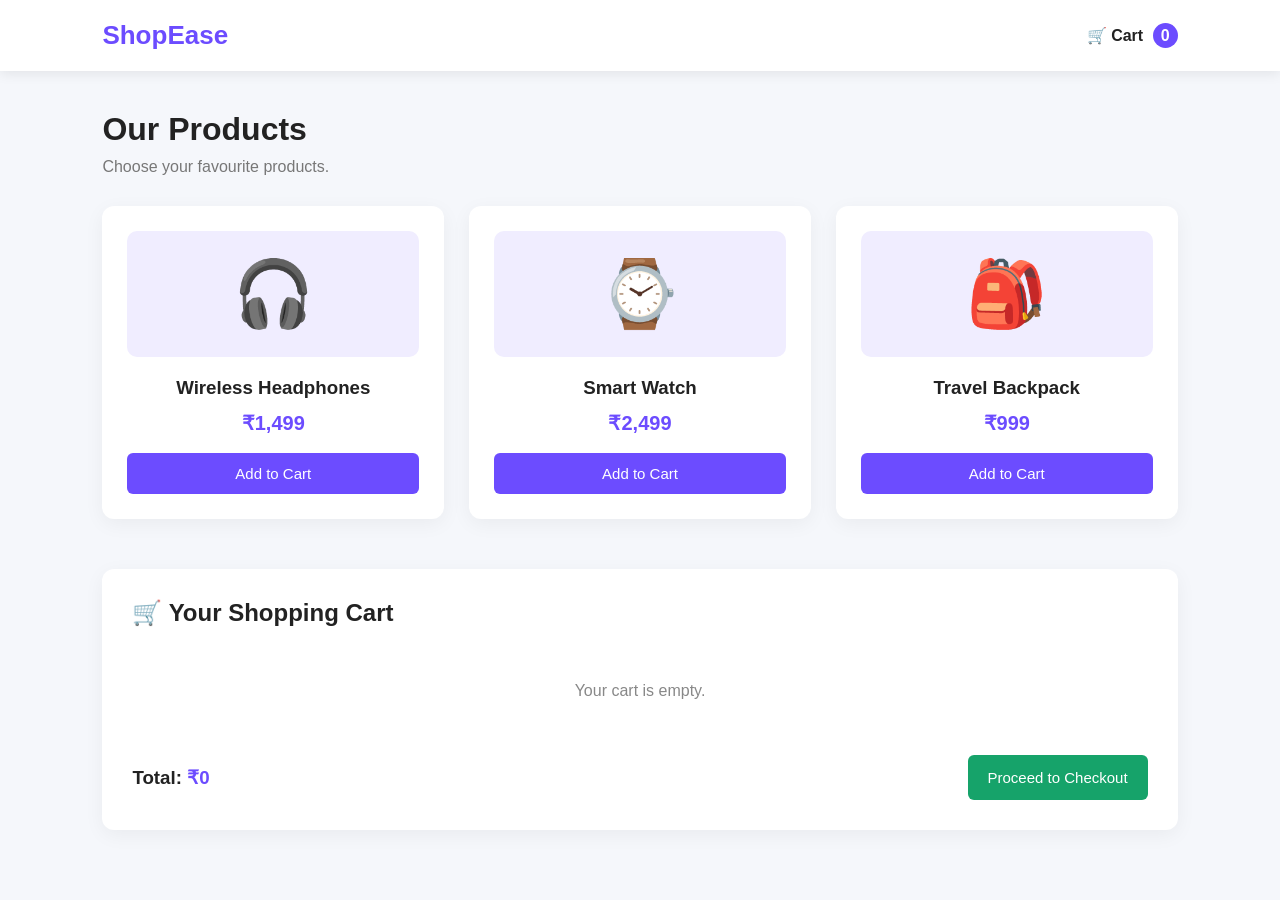
<file: cart.html>
<!DOCTYPE html>
<html lang="en">
<head>
    <meta charset="UTF-8">
    <meta name="viewport" content="width=device-width, initial-scale=1.0">
    <title>Shopping Cart</title>
    <link rel="stylesheet" href="cart.css">
</head>
<body>


<!-- Navbar -->
<header class="navbar">
    <h2 class="logo">ShopEase</h2>

    <a href="#cart" class="cart-link">
        🛒 Cart <span id="cart-count">0</span>
    </a>
</header>

<!-- Products Section -->
<main class="container">

    <h1>Our Products</h1>
    <p class="subtitle">Choose your favourite products.</p>

    <section class="products">

        <div class="product-card">
            <div class="product-image">🎧</div>
            <h3>Wireless Headphones</h3>
            <p class="price">₹1,499</p>
            <button class="add-btn"
                data-id="1"
                data-name="Wireless Headphones"
                data-price="1499">
                Add to Cart
            </button>
        </div>

        <div class="product-card">
            <div class="product-image">⌚</div>
            <h3>Smart Watch</h3>
            <p class="price">₹2,499</p>
            <button class="add-btn"
                data-id="2"
                data-name="Smart Watch"
                data-price="2499">
                Add to Cart
            </button>
        </div>

        <div class="product-card">
            <div class="product-image">🎒</div>
            <h3>Travel Backpack</h3>
            <p class="price">₹999</p>
            <button class="add-btn"
                data-id="3"
                data-name="Travel Backpack"
                data-price="999">
                Add to Cart
            </button>
        </div>

    </section>

    <!-- Shopping Cart -->
    <section class="cart-section" id="cart">

        <h2>🛒 Your Shopping Cart</h2>

        <div id="cart-items">
            <p class="empty-cart">Your cart is empty.</p>
        </div>

        <div class="cart-footer">
            <h3>Total: <span id="cart-total">₹0</span></h3>
            <button id="checkout-btn">Proceed to Checkout</button>
        </div>

    </section>

</main>

<script src="cart.js"></script>

</body>
</html>
</file>
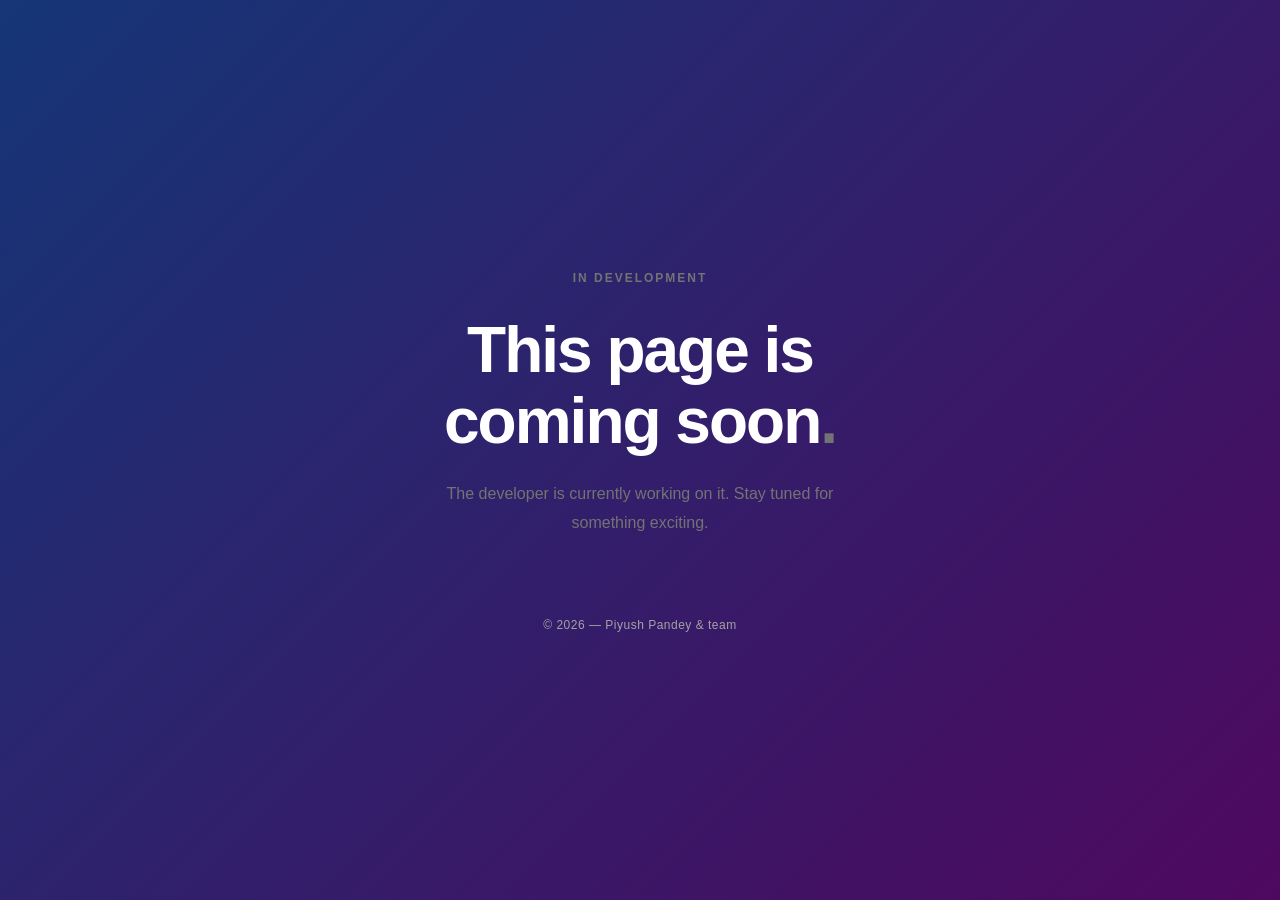
<file: comingSoon.html>
<!DOCTYPE html>
<html lang="en">
<head>
    <meta charset="UTF-8">
    <meta name="viewport" content="width=device-width, initial-scale=1.0">
    <title>Coming Soon</title>
    <link rel="stylesheet" href="comingSoon.css">
</head>
<body>

<main class="container">
    <div class="status">
        <span>IN DEVELOPMENT</span>
    </div>

    <h1> This page is<br>coming soon<span>.</span></h1>

    <p>
        The developer is currently working on it.
        Stay tuned for something exciting.
    </p>

    <div class="footer">
        &copy; 2026 — Piyush Pandey & team 
    </div>
</main>

</body>
</html>
</file>
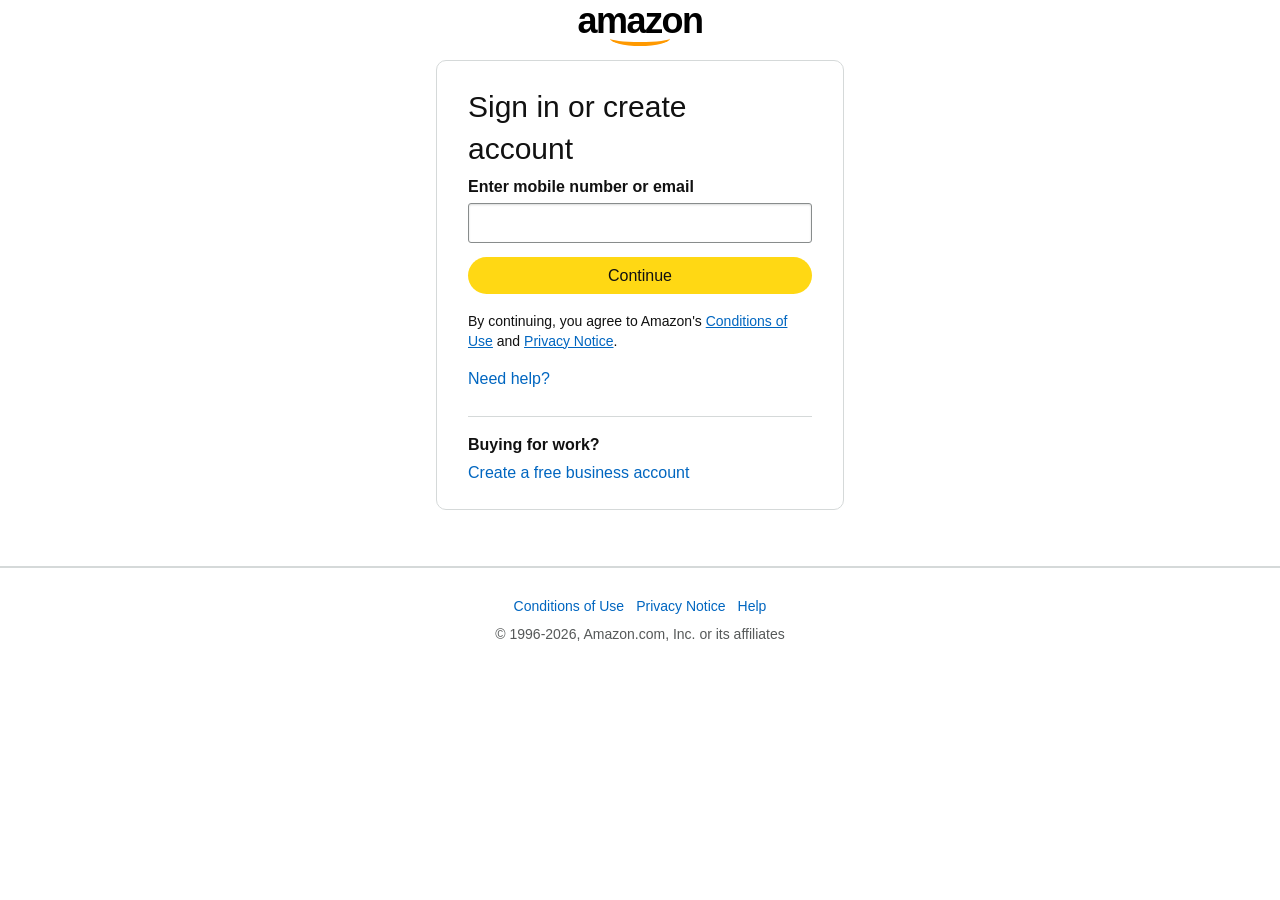
<file: login.html>
<!DOCTYPE html>
<html lang="en">
<head>
    <meta charset="UTF-8">
    <meta name="viewport" content="width=device-width, initial-scale=1.0">
    <title>Sign In</title>
    <link rel="stylesheet" href="login.css">
</head>
<body>
    <header class="logo">
        <a href="index.html" target="_self">amazon<span class="smile"></span></a>
    </header>
    <main class="login-container">
        <h1>Sign in or create<br>account</h1>
        <form>
            <label for="email">Enter mobile number or email</label>

            <input  type="text" id="email" name="email" required >

            <button type="submit">Continue</button>
        </form>

        <p class="terms">
            By continuing, you agree to Amazon's
            <a href="#">Conditions of Use</a> and
            <a href="#">Privacy Notice</a>.
        </p>

        <a href="#" class="help">Need help?</a>
        <hr>
        <div class="business">
            <h3>Buying for work?</h3>
            <a href="#">Create a free business account</a>
        </div>

    </main>
    <footer>
        <div class="footer-links">
            <a href="#">Conditions of Use</a>
            <a href="#">Privacy Notice</a>
            <a href="#">Help</a>
        </div>

        <p>
            © 1996-2026, Amazon.com, Inc. or its affiliates
        </p>
    </footer>

</body>
</html>
</file>
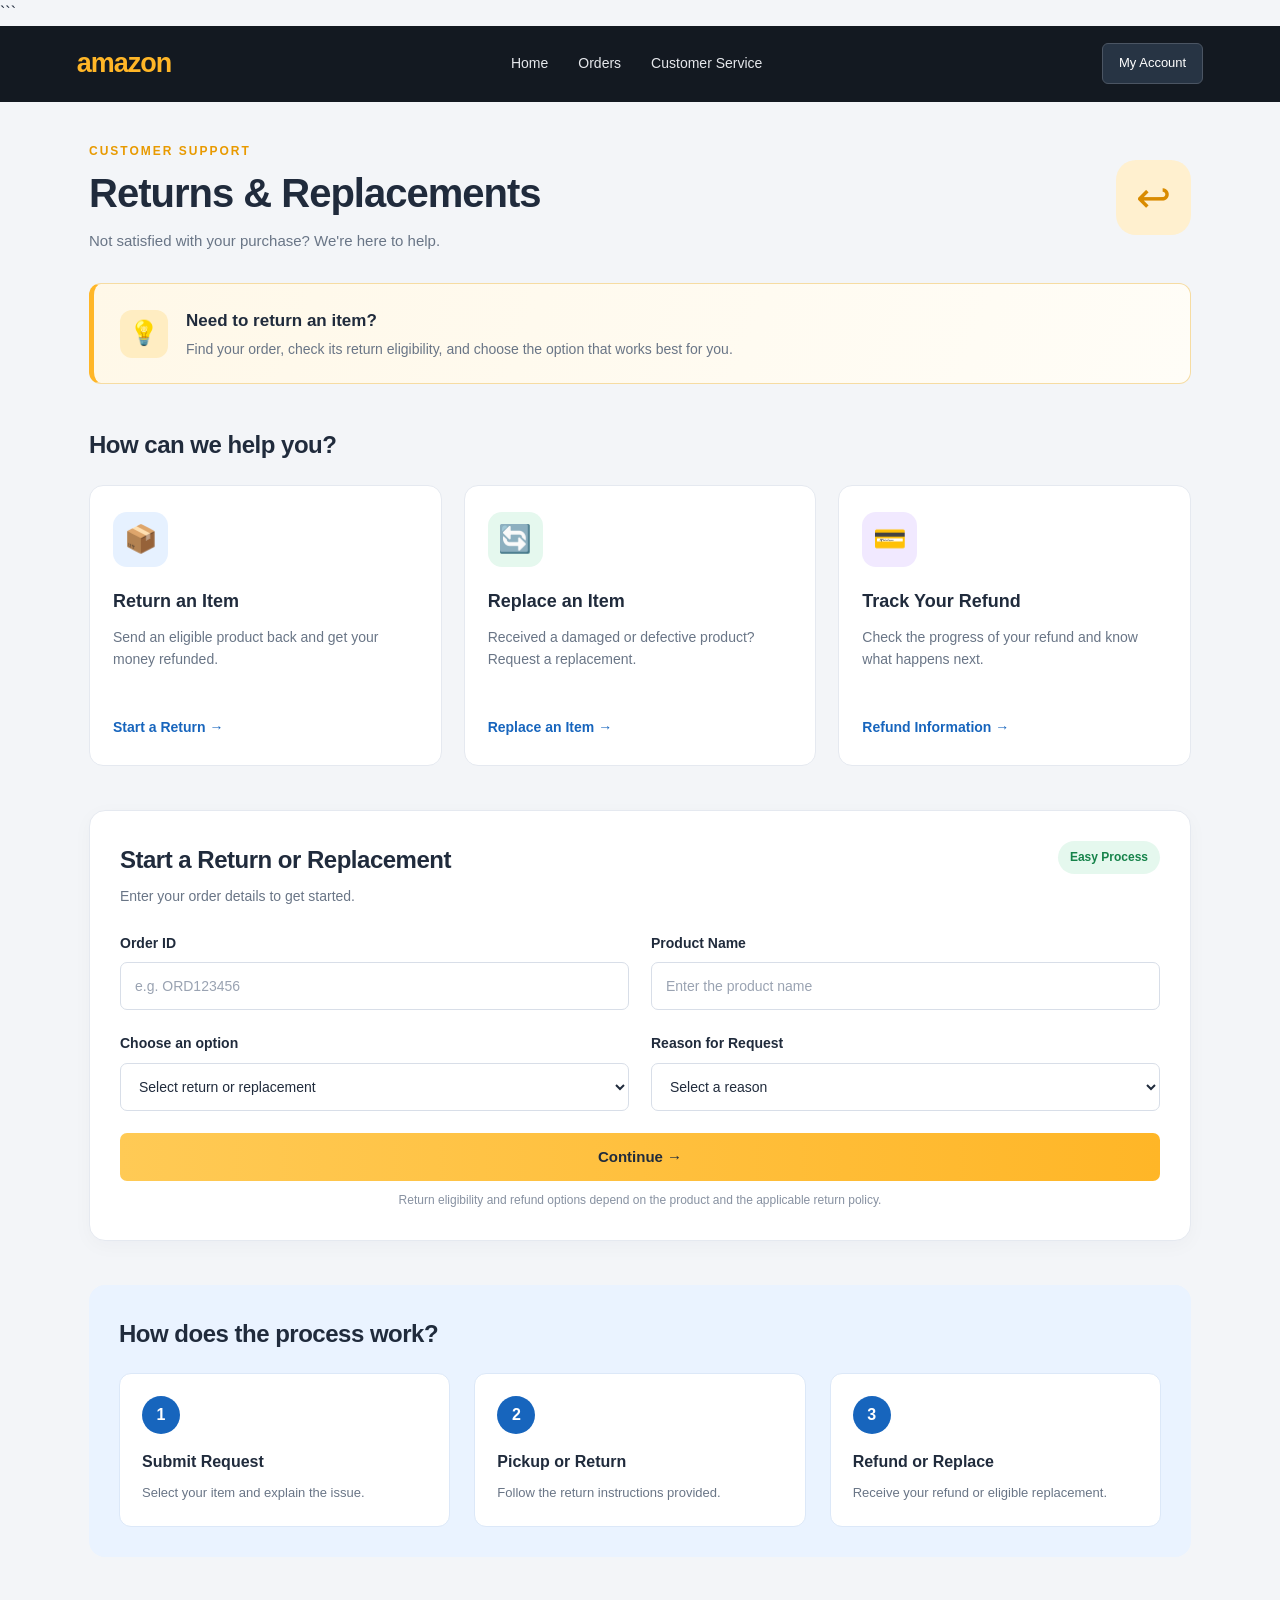
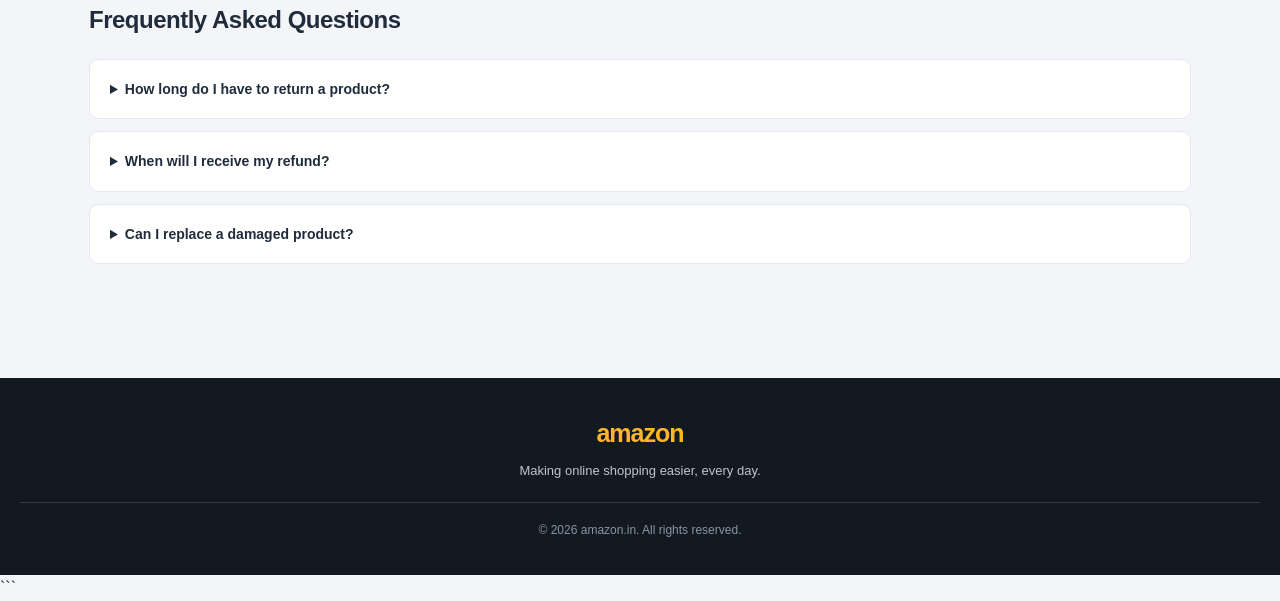
<file: return.html>
<!DOCTYPE html>

<html lang="en">
<head>
    <meta charset="UTF-8">
    <meta name="viewport" content="width=device-width, initial-scale=1.0">
    <title>Returns & Replacements</title>
    <link rel="stylesheet" href="return.css">
</head>
<body>

```
<!-- Header -->
<header class="navbar">
    <div class="logo"><span>amazon</span></div>

    <nav>
        <a href="index.html">Home</a>
        <a href="#">Orders</a>
        <a href="#">Customer Service</a>
    </nav>

    <div class="profile">My Account</div>
</header>

<!-- Main Content -->
<main class="container">

    <!-- Page Heading -->
    <section class="page-heading">
        <div>
            <p class="eyebrow">CUSTOMER SUPPORT</p>
            <h1>Returns & Replacements</h1>
            <p class="subtitle">
                Not satisfied with your purchase? We're here to help.
            </p>
        </div>

        <div class="heading-icon">↩</div>
    </section>

    <!-- Help Banner -->
    <section class="help-banner">
        <div class="help-icon">💡</div>

        <div>
            <h3>Need to return an item?</h3>
            <p>
                Find your order, check its return eligibility,
                and choose the option that works best for you.
            </p>
        </div>
    </section>

    <!-- Options -->
    <section class="section">
        <h2>How can we help you?</h2>

        <div class="option-grid">

            <div class="option-card return-card">
                <div class="card-icon">📦</div>
                <h3>Return an Item</h3>
                <p>
                    Send an eligible product back and get your
                    money refunded.
                </p>
                <a href="#return-form" class="card-link">
                    Start a Return →
                </a>
            </div>

            <div class="option-card replace-card">
                <div class="card-icon">🔄</div>
                <h3>Replace an Item</h3>
                <p>
                    Received a damaged or defective product?
                    Request a replacement.
                </p>
                <a href="#return-form" class="card-link">
                    Replace an Item →
                </a>
            </div>

            <div class="option-card refund-card">
                <div class="card-icon">💳</div>
                <h3>Track Your Refund</h3>
                <p>
                    Check the progress of your refund
                    and know what happens next.
                </p>
                <a href="#refund-info" class="card-link">
                    Refund Information →
                </a>
            </div>

        </div>
    </section>

    <!-- Return Form -->
    <section class="section form-section" id="return-form">

        <div class="form-heading">
            <div>
                <h2>Start a Return or Replacement</h2>
                <p>Enter your order details to get started.</p>
            </div>
            <span class="form-badge">Easy Process</span>
        </div>

        <form action="#" method="get">

            <div class="form-group">
                <label for="order-id">Order ID</label>
                <input
                    type="text"
                    id="order-id"
                    name="order-id"
                    placeholder="e.g. ORD123456"
                    required
                >
            </div>

            <div class="form-group">
                <label for="product-name">Product Name</label>
                <input
                    type="text"
                    id="product-name"
                    name="product-name"
                    placeholder="Enter the product name"
                    required
                >
            </div>

            <div class="form-group">
                <label for="request-type">Choose an option</label>
                <select id="request-type" name="request-type" required>
                    <option value="" disabled selected>
                        Select return or replacement
                    </option>
                    <option value="return">Return & Refund</option>
                    <option value="replacement">Product Replacement</option>
                </select>
            </div>

            <div class="form-group">
                <label for="reason">Reason for Request</label>
                <select id="reason" name="reason" required>
                    <option value="" disabled selected>
                        Select a reason
                    </option>
                    <option value="damaged">Product arrived damaged</option>
                    <option value="defective">Product is defective</option>
                    <option value="wrong-item">Wrong item received</option>
                    <option value="different">Product differs from description</option>
                    <option value="other">Other reason</option>
                </select>
            </div>

            <button type="submit" class="submit-btn">
                Continue →
            </button>

            <p class="form-note">
                Return eligibility and refund options depend on
                the product and the applicable return policy.
            </p>

        </form>
    </section>

    <!-- Refund Information -->
    <section class="section refund-section" id="refund-info">
        <h2>How does the process work?</h2>

        <div class="steps">

            <div class="step">
                <div class="step-number">1</div>
                <h3>Submit Request</h3>
                <p>Select your item and explain the issue.</p>
            </div>

            <div class="step">
                <div class="step-number">2</div>
                <h3>Pickup or Return</h3>
                <p>Follow the return instructions provided.</p>
            </div>

            <div class="step">
                <div class="step-number">3</div>
                <h3>Refund or Replace</h3>
                <p>Receive your refund or eligible replacement.</p>
            </div>

        </div>
    </section>

    <!-- FAQ -->
    <section class="section faq-section">
        <h2>Frequently Asked Questions</h2>

        <details>
            <summary>How long do I have to return a product?</summary>
            <p>
                The return window varies by product. Check the
                applicable return policy for your order.
            </p>
        </details>

        <details>
            <summary>When will I receive my refund?</summary>
            <p>
                Refund processing time depends on the return status
                and your original payment method.
            </p>
        </details>

        <details>
            <summary>Can I replace a damaged product?</summary>
            <p>
                Replacement may be available depending on the
                product, stock, and applicable policy.
            </p>
        </details>
    </section>

</main>

<!-- Footer -->
<footer class="footer">
    <div class="footer-logo"><span>amazon</span></div>
    <p>Making online shopping easier, every day.</p>
    <p class="copyright">© 2026 amazon.in. All rights reserved.</p>
</footer>
```

</body>
</html>
</file>
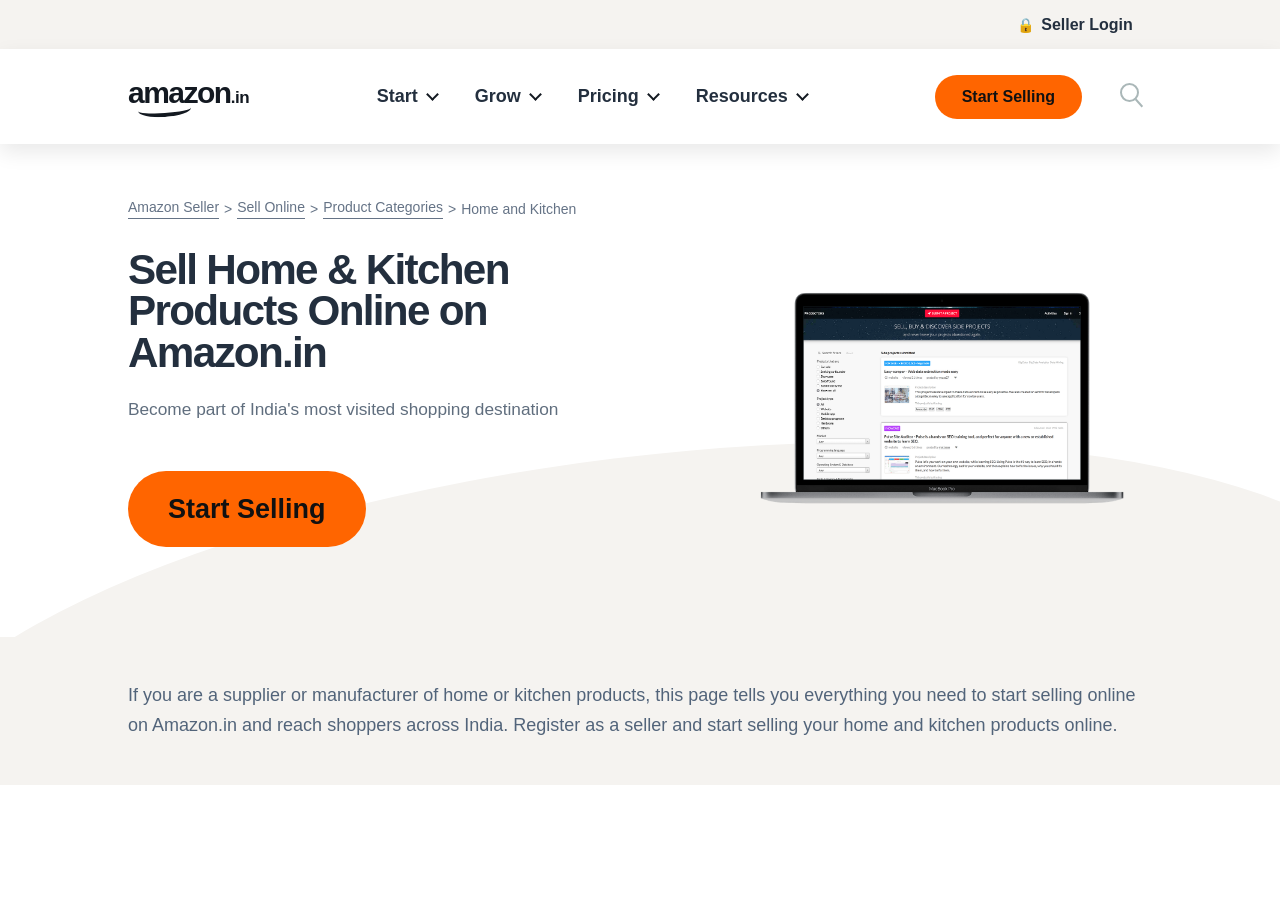
<file: sell.html>
<!DOCTYPE html>
<html lang="en">
<head>
    <meta charset="UTF-8">
    <meta name="viewport" content="width=device-width, initial-scale=1.0">

    <title>Sell Products | Amazon</title>
    <link rel="stylesheet" href="sell.css">
</head>

<body>

    <div class="top-bar">
        <a href="login.html" class="seller-login">
            <span class="lock-icon">🔒</span>
            Seller Login
        </a>
    </div>

    <header class="navbar">

        <div class="nav-container">
            <a href="index.html" class="logo">
                amazon<span>.in</span>
                <div class="smile"></div>
            </a>

            <nav class="nav-links">
                <a href="#">Start <span class="arrow"></span></a>
                <a href="#">Grow <span class="arrow"></span></a>
                <a href="#">Pricing <span class="arrow"></span></a>
                <a href="#">Resources <span class="arrow"></span></a>
            </nav>

            <div class="nav-actions">
                <a href="#" class="nav-button">Start Selling</a>

                <button class="search-button" aria-label="Search">
                    <span></span>
                </button>
            </div>

        </div>

    </header>

    <!-- Hero Section -->
    <main>

        <section class="hero">

            <div class="hero-container">
                <div class="hero-content">
                    <div class="breadcrumb">
                        <a href="#">Amazon Seller</a>
                        <span>&gt;</span>

                        <a href="#">Sell Online</a>
                        <span>&gt;</span>

                        <a href="#">Product Categories</a>
                        <span>&gt;</span>

                        <span>Home and Kitchen</span>
                    </div>

                    <h1>
                        Sell Home &amp; Kitchen<br class="desktop-break">
                        Products Online on<br class="desktop-break">
                        Amazon.in
                    </h1>
                    <p class="hero-subtitle">
                        Become part of India's most visited shopping destination
                    </p>
                    <a href="#" class="primary-button">
                        Start Selling
                    </a>

                </div>
                <div class="hero-image">
                    <img
                        src="laptop_image.png">
                </div>
            </div>
        </section>

        <section class="info-section">
            <div class="info-container">
                <p>
                    If you are a supplier or manufacturer of home or kitchen
                    products, this page tells you everything you need to start
                    selling online on Amazon.in and reach shoppers across India.
                    Register as a seller and start selling your home and kitchen
                    products online.
                </p>
            </div>
        </section>
    </main>
</body>
</html>
</file>
<file: cart.css>
* {
  margin: 0;
  padding: 0;
  box-sizing: border-box;
  }

body {
font-family: Arial, sans-serif;
background: #f5f7fb;
color: #222;
}

/* Navbar */

.navbar {
display: flex;
justify-content: space-between;
align-items: center;
background: #ffffff;
padding: 20px 8%;
box-shadow: 0 3px 12px rgba(0, 0, 0, 0.08);
}

.logo {
color: #6c4cff;
font-size: 26px;
}

.cart-link {
text-decoration: none;
color: #222;
font-weight: bold;
}

#cart-count {
display: inline-flex;
justify-content: center;
align-items: center;
background: #6c4cff;
color: white;
width: 25px;
height: 25px;
border-radius: 50%;
margin-left: 5px;
}

/* Main Container */

.container {
width: 84%;
max-width: 1200px;
margin: 40px auto;
}

.container > h1 {
margin-bottom: 10px;
}

.subtitle {
color: #777;
margin-bottom: 30px;
}

/* Products */

.products {
display: grid;
grid-template-columns: repeat(3, minmax(0, 1fr));
gap: 25px;
}

.product-card {
background: white;
padding: 25px;
border-radius: 12px;
text-align: center;
box-shadow: 0 5px 20px rgba(0, 0, 0, 0.05);
transition: transform 0.2s;
}

.product-card:hover {
transform: translateY(-5px);
}

.product-image {
font-size: 65px;
background: #f0edff;
padding: 25px;
border-radius: 10px;
margin-bottom: 20px;
}

.product-card h3 {
margin-bottom: 12px;
}

.price {
color: #6c4cff;
font-size: 20px;
font-weight: bold;
margin-bottom: 18px;
}

button {
border: none;
cursor: pointer;
border-radius: 6px;
transition: 0.2s;
}

.add-btn {
background: #6c4cff;
color: white;
padding: 12px 20px;
width: 100%;
font-size: 15px;
}

.add-btn:hover {
background: #5135d8;
}

/* Cart Section */

.cart-section {
background: white;
padding: 30px;
margin-top: 50px;
border-radius: 12px;
box-shadow: 0 5px 20px rgba(0, 0, 0, 0.05);
}

.cart-section h2 {
margin-bottom: 25px;
}

.empty-cart {
text-align: center;
color: #888;
padding: 30px 0;
}

/* Individual Cart Item */

.cart-item {
display: flex;
justify-content: space-between;
align-items: center;
gap: 15px;
padding: 20px 0;
border-bottom: 1px solid #eee;
}

.item-info h3 {
font-size: 16px;
margin-bottom: 8px;
}

.item-info p {
color: #6c4cff;
font-weight: bold;
}

.quantity-controls {
display: flex;
align-items: center;
gap: 12px;
}

.quantity-controls button {
background: #eeeaff;
color: #5135d8;
width: 30px;
height: 30px;
font-size: 18px;
}

.quantity-controls button:hover {
background: #dcd4ff;
}

.remove-btn {
background: #ffe8e8;
color: #d93030;
padding: 9px 12px;
}

.remove-btn:hover {
background: #ffd4d4;
}

/* Cart Footer */

.cart-footer {
display: flex;
justify-content: space-between;
align-items: center;
gap: 15px;
margin-top: 25px;
}

#cart-total {
color: #6c4cff;
}

#checkout-btn {
background: #16a36a;
color: white;
padding: 14px 20px;
font-size: 15px;
}

#checkout-btn:hover {
background: #118554;
}
</file>
<file: comingSoon.css>
* {
  margin: 0;
  padding: 0;
  box-sizing: border-box;
}

body {
font-family: Arial, Helvetica, sans-serif;
background: linear-gradient(135deg,#153677, #4e085f);
color:white;
min-height: 100vh;
display: flex;
justify-content: center;
align-items: center;
padding: 20px;
}

/* Main Container */
.container {
max-width: 600px;
width: 100%;
text-align: center;
}

/* Development Status */
.status {
display: inline-flex;
align-items: center;
gap: 8px;
font-size: 12px;
font-weight: 600;
letter-spacing: 2px;
color: #737373;
margin-bottom: 30px;

}

/* Heading */
h1 {
font-size: clamp(38px, 7vw, 64px);
font-weight: 700;
line-height: 1.1;
letter-spacing: -2px;
margin-bottom: 24px;
}

h1 span {
color: #737373;
}

/* Description */
p {
font-size: 16px;
line-height: 1.8;
color: #737373;
max-width: 400px;
margin: 0 auto;
}

/* Footer */
.footer {
margin-top: 80px;
font-size: 12px;
color: #a3a3a3;
letter-spacing: 0.5px;
}
</file>
<file: login.css>
* {
    margin: 0;
    padding: 0;
    box-sizing: border-box;
}

body {
    font-family: Arial, Helvetica, sans-serif;
    background-color: #ffffff;
    color: #111111;
}

.logo {
    text-align: center;
    height: 60px;
}

.logo a {
    display: inline-block;
    position: relative;
    color: #000000;
    font-size: 36px;
    font-weight: bold;
    text-decoration: none;
    letter-spacing: -1.5px;
}

.smile {
    position: absolute;
    width: 60px;
    height: 15px;
    left: 50%;
    bottom: -4px;
    transform: translateX(-50%);
    border-bottom: 4px solid #ff9900;
    border-radius: 0 0 50% 50%;
}

.login-container {
    width: 408px;
    margin: 0 auto;
    padding: 25px 31px 27px;
    border: 1px solid #d5d9d9;
    border-radius: 10px;
}

.login-container h1 {
    font-size: 30px;
    font-weight: 400;
    line-height: 1.4;
    margin-bottom: 8px;
}

form label {
    display: block;
    font-size: 16px;
    font-weight: bold;
    margin-bottom: 7px;
}

form input {
    display: block;
    width: 100%;
    height: 40px;
    padding: 8px;
    font-size: 16px;
    border: 1px solid #888c8c;
    border-radius: 3px;
    outline: none;
    box-shadow: 0 1px 2px rgba(15, 17, 17, 0.15) inset;
}

form input:focus {
    border-color: #007185;
    box-shadow: 0 0 3px 2px rgba(0, 113, 133, 0.25);
}

form button {
    display: block;
    width: 100%;
    height: 37px;
    margin-top: 14px;
    background-color: #ffd814;
    border: none;
    border-radius: 22px;
    font-size: 16px;
    color: #111111;
    cursor: pointer;
}

form button:hover {
    background-color: #f7ca00;
}

.terms {
    margin-top: 18px;
    font-size: 14px;
    line-height: 1.4;
}

.terms a {
    color: #0066c0;
    text-decoration: underline;
}

.help {
    display: inline-block;
    margin-top: 19px;
    color: #0066c0;
    font-size: 16px;
    text-decoration: none;
}

.help:hover,
.business a:hover,
.footer-links a:hover {
    color: #c45500;
    text-decoration: underline;
}

.login-container hr {
    border: none;
    border-top: 1px solid #d5d9d9;
    margin-top: 28px;
    margin-bottom: 19px;
}

.business h3 {
    font-size: 16px;
    margin-bottom: 10px;
}

.business a {
    color: #0066c0;
    font-size: 16px;
    text-decoration: none;
}

footer {
    margin-top: 56px;
    padding-top: 30px;
    border-top: 2px solid #d5d9d9;
    text-align: center;
}

.footer-links {
    display: flex;
    justify-content: center;
    gap: 12px;
    flex-wrap: wrap;
}

.footer-links a {
    color: #0066c0;
    font-size: 14px;
    text-decoration: none;
}

footer p {
    margin-top: 12px;
    font-size: 14px;
    color: #565959;
}
</file>
<file: return.css>
* {
  margin: 0;
  padding: 0;
  box-sizing: border-box;
  }

html {
scroll-behavior: smooth;
}

body {
font-family: Arial, Helvetica, sans-serif;
background-color: #f3f5f8;
color: #202b3c;
line-height: 1.6;
}

a {
text-decoration: none;
color: inherit;
}

/* ---------- Navbar ---------- */

.navbar {
background-color: #131921;
color: white;
min-height: 76px;
padding: 15px 6%;
display: flex;
justify-content: space-between;
align-items: center;
gap: 25px;
flex-wrap: wrap;
}

.logo,
.footer-logo {
font-size: 27px;
font-weight: 800;
letter-spacing: -1px;
}

.logo span,
.footer-logo span {
color: #ffb627;
}

.navbar nav {
display: flex;
gap: 30px;
flex-wrap: wrap;
}

.navbar nav a {
font-size: 14px;
color: #e5e7eb;
transition: color 0.2s ease;
}

.navbar nav a:hover {
color: #ffb627;
}

.profile {
background-color: #273444;
border: 1px solid #4b5563;
padding: 9px 16px;
border-radius: 6px;
font-size: 13px;
}

/* ---------- Main Container ---------- */

.container {
max-width: 1150px;
margin: 0 auto;
padding: 40px 24px 70px;
}

/* ---------- Page Heading ---------- */

.page-heading {
display: flex;
justify-content: space-between;
align-items: center;
gap: 20px;
margin-bottom: 30px;
}

.eyebrow {
color: #e89a00;
font-size: 12px;
font-weight: 800;
letter-spacing: 2px;
margin-bottom: 8px;
}

.page-heading h1 {
font-size: clamp(28px, 4vw, 40px);
line-height: 1.2;
margin-bottom: 12px;
letter-spacing: -1px;
}

.subtitle {
color: #697586;
font-size: 15px;
}

.heading-icon {
width: 75px;
height: 75px;
border-radius: 20px;
background: #fff0cf;
color: #d98b00;
display: flex;
justify-content: center;
align-items: center;
font-size: 42px;
flex-shrink: 0;
}

/* ---------- Help Banner ---------- */

.help-banner {
display: flex;
align-items: center;
gap: 18px;
padding: 23px 26px;
margin-bottom: 42px;
background: linear-gradient(110deg, #fff8e8, #fffdf7);
border: 1px solid #f6dca2;
border-left: 5px solid #ffb627;
border-radius: 12px;
}

.help-icon {
width: 48px;
height: 48px;
flex-shrink: 0;
background: #ffedc2;
border-radius: 12px;
display: flex;
align-items: center;
justify-content: center;
font-size: 24px;
}

.help-banner h3 {
font-size: 17px;
margin-bottom: 4px;
}

.help-banner p {
font-size: 14px;
color: #697586;
}

/* ---------- Common Section ---------- */

.section {
margin-bottom: 44px;
}

.section > h2,
.form-heading h2 {
font-size: 24px;
margin-bottom: 20px;
letter-spacing: -0.5px;
}

/* ---------- Option Cards ---------- */

.option-grid {
display: grid;
grid-template-columns: repeat(3, minmax(0, 1fr));
gap: 22px;
}

.option-card {
padding: 26px 23px;
background-color: white;
border: 1px solid #e5e9f0;
border-radius: 14px;
transition:
    transform 0.25s ease,
    box-shadow 0.25s ease;
}

.option-card:hover {
transform: translateY(-5px);
box-shadow: 0 12px 30px rgba(24, 39, 75, 0.08);
}

.card-icon {
width: 55px;
height: 55px;
border-radius: 14px;
display: flex;
align-items: center;
justify-content: center;
font-size: 27px;
margin-bottom: 20px;
}

.return-card .card-icon {
background: #e6f1ff;
}

.replace-card .card-icon {
background: #e5f8ee;
}

.refund-card .card-icon {
background: #f1e9ff;
}

.option-card h3 {
font-size: 18px;
margin-bottom: 10px;
}

.option-card p {
color: #697586;
font-size: 14px;
min-height: 68px;
margin-bottom: 20px;
}

.card-link {
display: inline-block;
color: #1765bd;
font-size: 14px;
font-weight: 700;
}

.card-link:hover {
color: #e89a00;
}

/* ---------- Form Section ---------- */

.form-section {
background: white;
padding: 30px;
border-radius: 16px;
border: 1px solid #e5e9f0;
box-shadow: 0 5px 20px rgba(24, 39, 75, 0.03);
}

.form-heading {
display: flex;
justify-content: space-between;
align-items: flex-start;
gap: 15px;
margin-bottom: 25px;
}

.form-heading h2 {
margin-bottom: 5px;
}

.form-heading p {
color: #697586;
font-size: 14px;
}

.form-badge {
white-space: nowrap;
background: #e5f8ee;
color: #16834a;
padding: 7px 12px;
border-radius: 20px;
font-size: 12px;
font-weight: 700;
}

form {
display: grid;
grid-template-columns: repeat(2, minmax(0, 1fr));
gap: 22px;
}

.form-group {
display: flex;
flex-direction: column;
gap: 8px;
}

.form-group label {
font-size: 14px;
font-weight: 700;
}

.form-group input,
.form-group select {
width: 100%;
min-height: 48px;
padding: 12px 14px;
font-size: 14px;
font-family: inherit;
color: #202b3c;
background-color: #fff;
border: 1px solid #d8dee8;
border-radius: 7px;
outline: none;
transition: border-color 0.2s ease  box-shadow 0.2s ease;
}

.form-group input:focus,
.form-group select:focus {
border-color: #f3a712;
box-shadow: 0 0 0 3px rgba(243, 167, 18, 0.14);
}

.form-group input::placeholder {
color: #9aa3b2;
}

.submit-btn {
grid-column: 1 / -1;
width: 100%;
min-height: 48px;
background: linear-gradient(90deg, #ffca55, #ffb627);
color: #202b3c;
border: none;
border-radius: 7px;
font-size: 15px;
font-weight: 800;
font-family: inherit;
cursor: pointer;
transition: background 0.2s ease transform 0.2s ease;

}

.submit-btn:hover {
background: #f5aa14;
}

.submit-btn:active {
transform: scale(0.99);
}

.form-note {
grid-column: 1 / -1;
margin-top: -12px;
color: #8791a1;
font-size: 12px;
text-align: center;
}

/* ---------- Process Steps ---------- */

.refund-section {
padding: 30px;
background: #eaf3ff;
border-radius: 16px;
}

.steps {
display: grid;
grid-template-columns: repeat(3, minmax(0, 1fr));
gap: 24px;
}

.step {
background: white;
padding: 22px;
border-radius: 12px;
border: 1px solid #dce8f8;
}

.step-number {
width: 38px;
height: 38px;
display: flex;
justify-content: center;
align-items: center;
border-radius: 50%;
background: #1765bd;
color: white;
font-size: 16px;
font-weight: 800;
margin-bottom: 15px;
}

.step h3 {
font-size: 16px;
margin-bottom: 8px;
}

.step p {
font-size: 13px;
color: #697586;
}

/* ---------- FAQ ---------- */

.faq-section h2 {
margin-bottom: 20px;
}

.faq-section details {
background: white;
border: 1px solid #e5e9f0;
border-radius: 9px;
padding: 18px 20px;
margin-bottom: 12px;
}

.faq-section summary {
font-size: 14px;
font-weight: 700;
cursor: pointer;
}

.faq-section details p {
margin-top: 12px;
color: #697586;
font-size: 14px;
}

/* ---------- Footer ---------- */

.footer {
background: #131921;
color: white;
text-align: center;
padding: 35px 20px;
}

.footer-logo {
font-size: 25px;
margin-bottom: 8px;
}

.footer > p {
color: #bdc5d1;
font-size: 13px;
}

.footer .copyright {
margin-top: 20px;
padding-top: 18px;
border-top: 1px solid #303947;
color: #8994a4;
font-size: 12px;
}
</file>
<file: sell.css>
* {
    margin: 0;
    padding: 0;
    box-sizing: border-box;
}

body {
    font-family: "Roboto", Arial, sans-serif;
    color: #232f3e;
    background-color: #ffffff;
}

a {
    text-decoration: none;
    color: inherit;
}

.top-bar {
    height: 49px;
    background-color: #f5f3f0;
    display: flex;
    align-items: center;
    justify-content: flex-end;
    padding: 0 11.5%;
}

.seller-login {
    font-size: 16px;
    font-weight: 600;
    display: flex;
    align-items: center;
    gap: 7px;
}

.lock-icon {
    font-size: 14px;
}

.navbar {
    height: 95px;
    background-color: #ffffff;
    display: flex;
    align-items: center;
    box-shadow: 0 8px 20px rgba(0, 0, 0, 0.09);
    position: relative;
    z-index: 2;
}

.nav-container {
    width: 80%;
    max-width: 1500px;
    margin: auto;
    display: flex;
    align-items: center;
    justify-content: space-between;
}

.logo {
    font-size: 30px;
    font-weight: 900;
    letter-spacing: -1.5px;
    color: #131921;
    position: relative;
    display: inline-block;
    padding-bottom: 7px;
}

.logo span {
    font-size: 17px;
    letter-spacing: -0.5px;
}

.smile {
    position: absolute;
    width: 53px;
    height: 15px;
    left: 10px;
    bottom: 0;
    border-bottom: 4px solid #131921;
    border-radius: 0 0 50% 50%;
    transform: rotate(-4deg);
}

.nav-links {
    display: flex;
    align-items: center;
    gap: 38px;
}

.nav-links a {
    font-size: 18px;
    font-weight: 600;
    display: flex;
    align-items: center;
    gap: 10px;
    transition: color 0.2s ease;
}

.nav-links a:hover {
    color: #ff6500;
}

.arrow {
    width: 9px;
    height: 9px;
    border-right: 2px solid #131921;
    border-bottom: 2px solid #131921;
    transform: rotate(45deg);
    margin-top: -5px;
}

.nav-actions {
    display: flex;
    align-items: center;
    gap: 35px;
}

.nav-button {
    background-color: #ff6500;
    color: #111111;
    padding: 13px 27px;
    border-radius: 35px;
    font-size: 16px;
    font-weight: 600;
    white-space: nowrap;
    transition: background-color 0.2s ease;
}

.nav-button:hover,
.primary-button:hover {
    background-color: #e85b00;
}

.search-button {
    width: 35px;
    height: 35px;
    background: transparent;
    border: none;
    cursor: pointer;
    position: relative;
}

.search-button span {
    width: 19px;
    height: 19px;
    border: 2px solid #aab7b8;
    border-radius: 50%;
    display: block;
    position: absolute;
    top: 4px;
    left: 3px;
}

.search-button span::after {
    content: "";
    width: 10px;
    height: 2px;
    background-color: #aab7b8;
    position: absolute;
    right: -7px;
    bottom: -4px;
    transform: rotate(48deg);
}

.hero {
    min-height: 493px;
    position: relative;
    overflow: hidden;
    background-color: #ffffff;
}

.hero::before {
    content: "";
    position: absolute;
    width: 120%;
    height: 430px;
    left: -10%;
    bottom: -250px;
    background-color: #f5f3f0;
    border-radius: 50% 50% 0 0 / 60% 60% 0 0;
    transform: rotate(-7deg);
}

.hero-container {
    width: 80%;
    max-width: 1500px;
    margin: auto;
    min-height: 493px;
    display: grid;
    grid-template-columns: 1.15fr 0.85fr;
    align-items: center;
    gap: 35px;
    position: relative;
    z-index: 1;
    padding: 55px 0 40px;
}

.hero-content {
    align-self: start;
}


.breadcrumb {
    display: flex;
    align-items: center;
    flex-wrap: wrap;
    gap: 5px;
    margin-bottom: 30px;
    color: #657386;
    font-size: 14px;
    font-weight: 500;
}

.breadcrumb a {
    border-bottom: 1px solid #657386;
    padding-bottom: 3px;
}

.breadcrumb a:hover {
    color: #ff6500;
}

.hero-content h1 {
    font-size: clamp(38px, 3.3vw, 58px);
    line-height: 0.98;
    letter-spacing: -1.7px;
    font-weight: 900;
    margin-bottom: 24px;
    color: #232f3e;
}

.hero-subtitle {
    font-size: clamp(17px, 1.35vw, 24px);
    line-height: 1.5;
    color: #606e7e;
    margin-bottom: 48px;
}

.primary-button {
    display: inline-flex;
    align-items: center;
    justify-content: center;
    min-width: 230px;
    min-height: 76px;
    padding: 18px 40px;
    background-color: #ff6500;
    color: #111111;
    border-radius: 50px;
    font-size: 27px;
    font-weight: 600;
    transition: background-color 0.2s ease;
}

.hero-image {
    width: 100%;
    display: flex;
    justify-content: center;
    align-items: center;
}

.hero-image img {
    display: block;
    width: 100%;
    max-width: 650px;
    height: auto;
    object-fit: contain;
}

.info-section {
    position: relative;
    z-index: 1;
    background-color: #f5f3f0;
    min-height: 148px;
    display: flex;
    align-items: center;
    padding: 30px 0;
}

.info-container {
    width: 80%;
    max-width: 1500px;
    margin: auto;
}

.info-container p {
    font-size: 18px;
    line-height: 1.65;
    color: #52647a;
}
</file>
